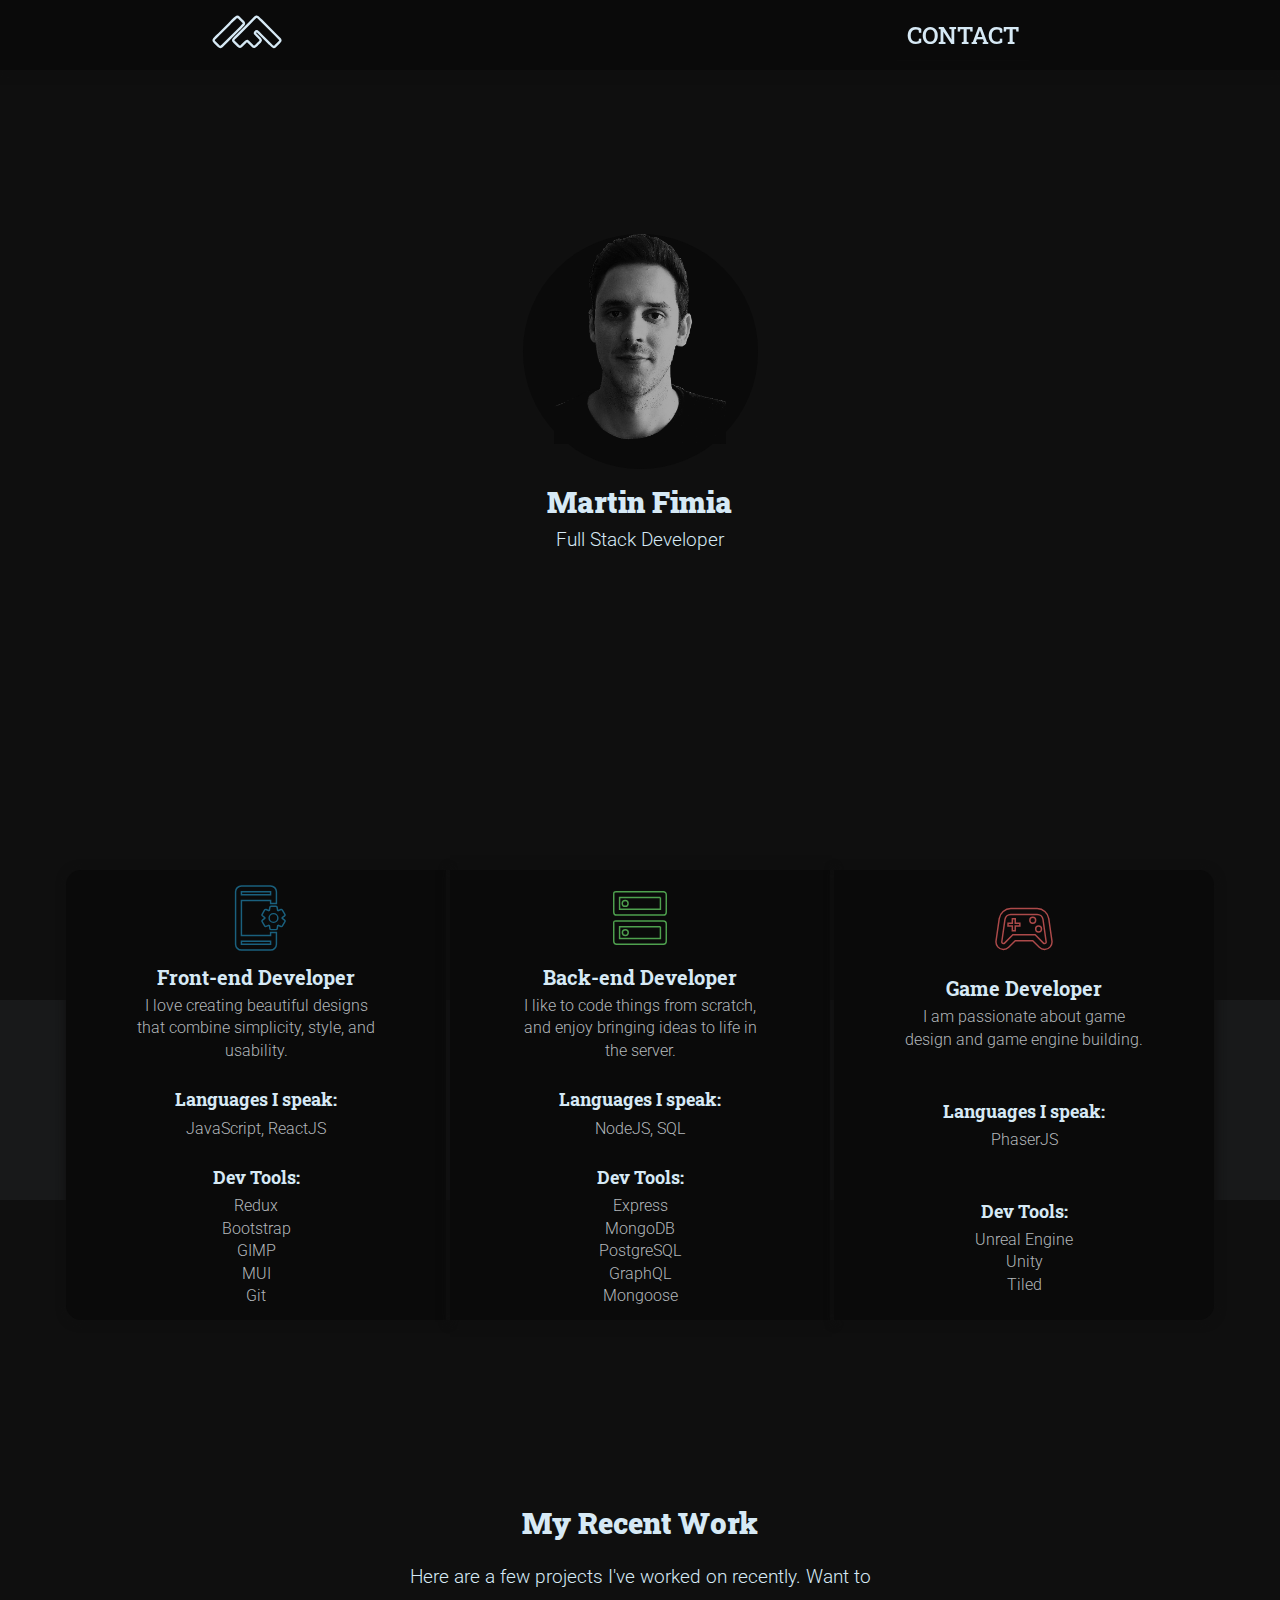
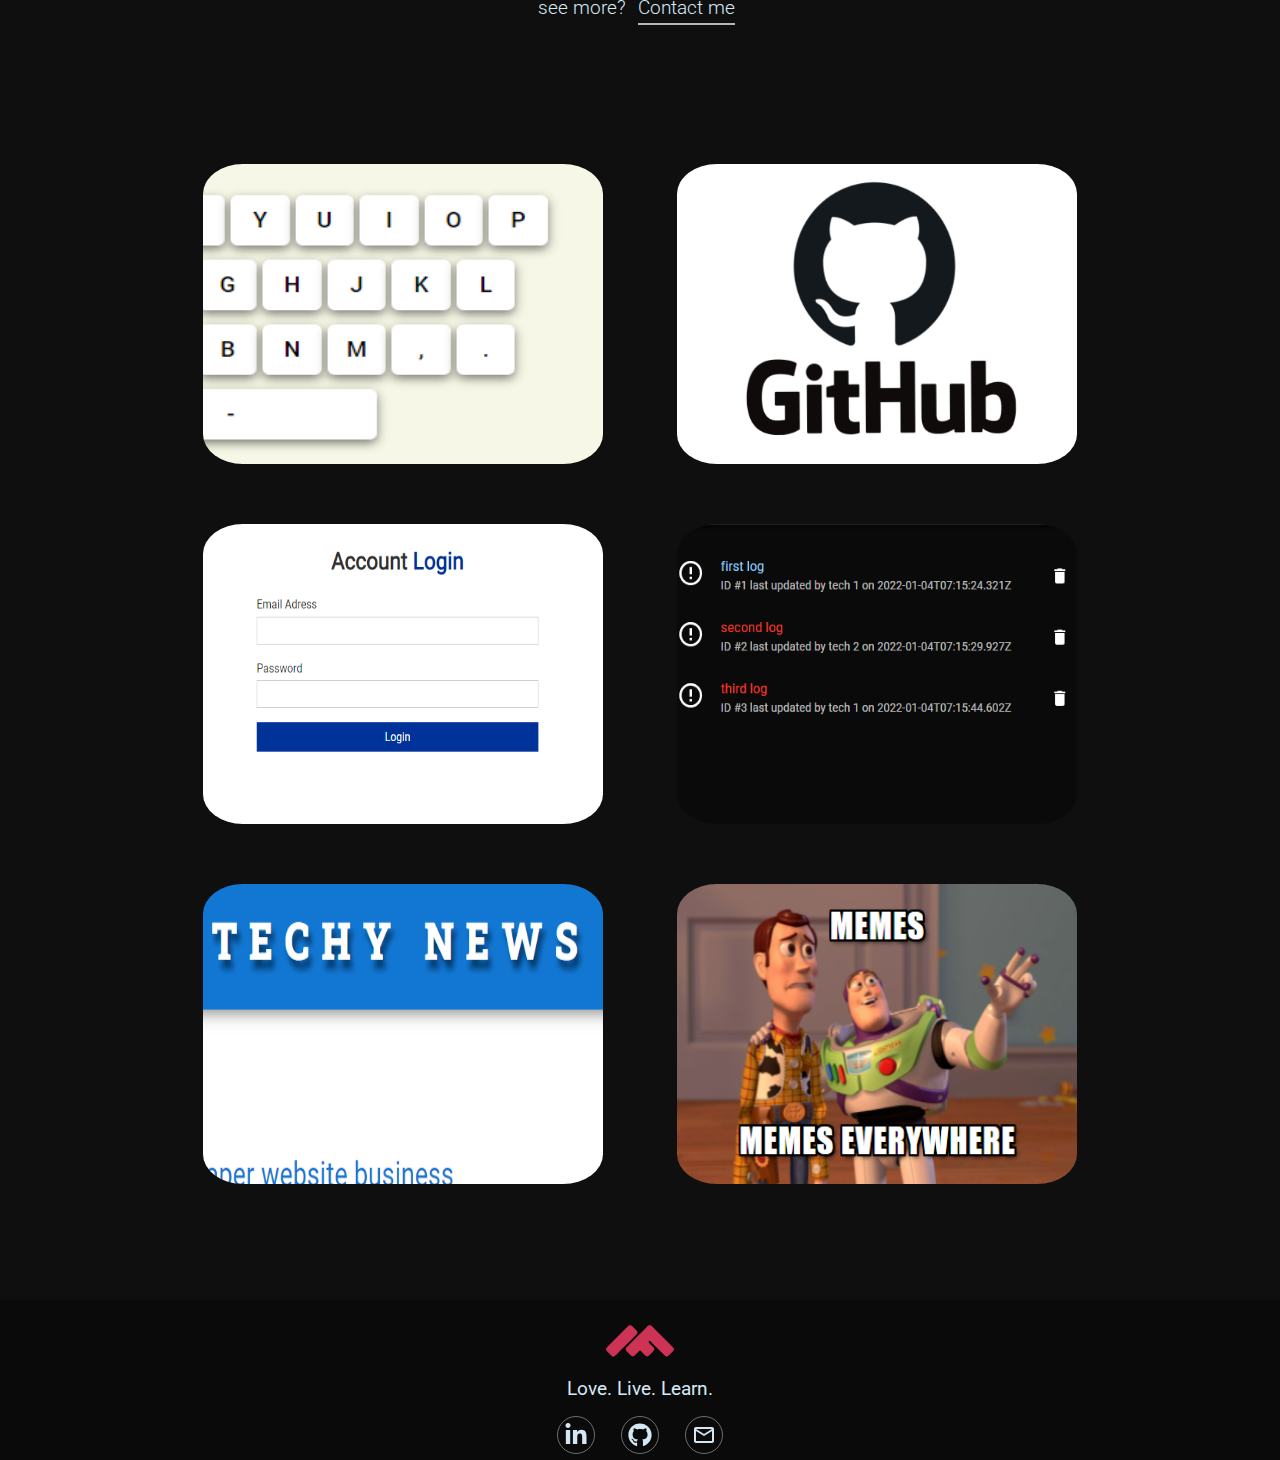
<file: index.html>
<!DOCTYPE html>
<html lang="en">

<head>
  <meta charset="UTF-8" />
  <meta http-equiv="X-UA-Compatible" content="IE=edge" />
  <meta name="viewport" content="width=device-width, initial-scale=1.0" />
  <title>Martin Fimia | Full Stack Developer</title>
  <!-- Google Tag Manager -->
  <script>(function (w, d, s, l, i) {
      w[l] = w[l] || []; w[l].push({
        'gtm.start':
          new Date().getTime(), event: 'gtm.js'
      }); var f = d.getElementsByTagName(s)[0],
        j = d.createElement(s), dl = l != 'dataLayer' ? '&l=' + l : ''; j.async = true; j.src =
          'https://www.googletagmanager.com/gtm.js?id=' + i + dl; f.parentNode.insertBefore(j, f);
    })(window, document, 'script', 'dataLayer', 'GTM-WW9K96B');</script>
  <!-- End Google Tag Manager -->
  <link rel="stylesheet" href="portfolio.css" />
  <link href="https://fonts.googleapis.com/css2?family=Permanent+Marker&family=Share+Tech+Mono&display=swap"
    rel="stylesheet">
  <link href="https://fonts.googleapis.com/css2?family=Roboto:wght@100;300;400;500;700;900&display=swap"
    rel="stylesheet">
  <link href="https://fonts.googleapis.com/icon?family=Material+Icons" rel="stylesheet">
  <link rel="stylesheet" href="resize.css">
  <link rel="stylesheet" href="simple-anims.css">
  <link href="https://fonts.googleapis.com/css2?family=Roboto+Slab:wght@100;300;500;700;900&display=swap"
    rel="stylesheet">
  <link rel="icon" href="img/logo/F M Monogram-white-32.png" type="image/icon type">
  <link rel="stylesheet" href="colors.css">
</head>

<body>
  <!-- Google Tag Manager (noscript) -->
  <noscript><iframe src="https://www.googletagmanager.com/ns.html?id=GTM-WW9K96B" height="0" width="0"
      style="display:none;visibility:hidden"></iframe></noscript>
  <!-- End Google Tag Manager (noscript) -->
  <header>
    <div id="header-container">
      <a href="index.html">
        <div id="logo-container">
          <svg xmlns="http://www.w3.org/2000/svg" width="4.08333in" height="1.98611in" viewBox="0 0 294 143">
            <path id="logo-header" fill="none" stroke="rgb(40,44,52)" stroke-width="10" d="M 104.00,7.76
                       C 109.99,6.77 111.99,10.02 116.00,14.00
                         116.00,14.00 129.96,28.00 129.96,28.00
                         132.70,30.93 135.45,33.74 133.64,38.00
                         131.98,41.92 116.05,56.95 112.00,61.00
                         112.00,61.00 62.00,111.00 62.00,111.00
                         62.00,111.00 46.00,127.00 46.00,127.00
                         43.68,129.31 40.09,133.20 37.00,134.24
                         32.71,135.70 29.85,132.71 27.00,129.98
                         27.00,129.98 11.02,114.00 11.02,114.00
                         7.71,110.55 4.85,107.82 7.74,103.00
                         9.60,99.90 25.28,84.72 29.00,81.00
                         29.00,81.00 73.00,37.00 73.00,37.00
                         79.46,30.54 97.34,11.17 104.00,7.76 Z
                       M 185.00,7.82
                       C 187.03,7.42 187.75,6.89 190.00,7.82
                         193.82,8.86 204.55,20.55 208.00,24.00
                         208.00,24.00 267.00,83.00 267.00,83.00
                         267.00,83.00 282.96,99.00 282.96,99.00
                         285.24,101.43 288.14,104.35 287.16,108.00
                         286.41,110.75 282.98,113.99 281.00,116.00
                         281.00,116.00 267.00,129.98 267.00,129.98
                         264.59,132.29 261.69,135.39 258.00,134.34
                         254.47,133.35 245.08,123.08 242.00,120.00
                         242.00,120.00 206.00,84.00 206.00,84.00
                         206.00,84.00 194.00,72.01 194.00,72.01
                         192.52,70.59 190.20,68.04 188.00,68.04
                         184.33,68.04 178.79,74.33 180.63,78.00
                         181.75,80.24 196.09,94.04 199.00,97.00
                         201.58,99.63 205.30,102.90 204.63,107.00
                         203.93,111.30 193.42,120.58 190.00,124.00
                         187.21,126.79 181.84,133.00 178.00,133.63
                         173.90,134.30 170.63,130.58 168.00,128.00
                         168.00,128.00 155.00,115.00 155.00,115.00
                         153.46,113.46 150.02,109.73 148.00,109.20
                         144.74,108.34 141.07,112.94 139.00,115.00
                         139.00,115.00 124.00,129.94 124.00,129.94
                         121.42,132.30 118.73,134.60 115.00,133.38
                         112.19,132.47 109.09,129.07 107.00,127.00
                         107.00,127.00 93.04,113.00 93.04,113.00
                         91.06,110.88 88.32,108.20 88.96,105.00
                         89.55,102.09 93.90,98.11 96.00,96.00
                         96.00,96.00 113.00,79.00 113.00,79.00
                         113.00,79.00 160.00,32.00 160.00,32.00
                         165.75,26.25 179.20,11.87 185.00,7.82 Z" />
          </svg>
        </div>
      </a>
      <div class="block-menu" id="nav-text-container">
        <!-- <a href="img\Martin Fimia CV_JAN_22_rd.pdf" class="three-d">
          CV
          <span aria-hidden="true" class="three-d-box">
            <span class="front">CV</span>
            <span class="back">CV</span>
          </span>
        </a> -->
        <a href="contact.html" class="three-d">
          Contact
          <span aria-hidden="true" class="three-d-box">
            <span class="front">Contact</span>
            <span class="back">Contact</span>
          </span>
        </a>
      </div>
    </div>
  </header>
  <main>
    <section id="about-me">
      <div id="all-content-about-me">
        <div id="pic-text-container" class="bounce-in-right">
          <img src="img\MartinFimia-no-bg-newblack.png" alt="Martin Fimia's picture" class="showup">
          <div id="only-text-containter">
            <p id="mf-name">
            </p>
          </div>
        </div>
        <div id="about-me-bot-text" class="showup">
          <h2>Martin Fimia</h2>
          <p>Full Stack Developer<br> <br>
          </p>
        </div>
      </div>
    </section>
    <section id="skills">
      <div id="all-content-skills">
        <div id="front-end">
          <div class="front-end-top">
            <svg xmlns="http://www.w3.org/2000/svg" width="0.266667in" height="0.266667in" viewBox="0 0 24 24">
              <path id="Imported Path" fill="none" stroke="rgb(40,44,52)" stroke-width="0.6" d="M 21.81,12.74
           C 21.81,12.74 20.99,12.11 20.99,12.11
             20.99,12.02 20.99,11.98 20.99,11.89
             20.99,11.89 21.79,11.26 21.79,11.26
             21.95,11.14 21.99,10.92 21.89,10.75
             21.89,10.75 21.04,9.27 21.04,9.27
             20.97,9.14 20.83,9.07 20.69,9.07
             20.64,9.07 20.59,9.08 20.54,9.10
             20.54,9.10 19.59,9.48 19.59,9.48
             19.51,9.43 19.48,9.41 19.40,9.37
             19.40,9.37 19.25,8.36 19.25,8.36
             19.22,8.15 19.05,8.00 18.85,8.00
             18.85,8.00 17.14,8.00 17.14,8.00
             16.94,8.00 16.77,8.15 16.74,8.34
             16.74,8.34 16.60,9.35 16.60,9.35
             16.57,9.37 16.53,9.38 16.50,9.40
             16.47,9.42 16.44,9.44 16.41,9.46
             16.41,9.46 15.46,9.08 15.46,9.08
             15.41,9.06 15.36,9.05 15.31,9.05
             15.17,9.05 15.04,9.12 14.96,9.25
             14.96,9.25 14.11,10.73 14.11,10.73
             14.01,10.90 14.05,11.12 14.21,11.24
             14.21,11.24 15.01,11.87 15.01,11.87
             15.01,11.96 15.01,12.00 15.01,12.10
             15.01,12.10 14.21,12.73 14.21,12.73
             14.05,12.85 14.01,13.07 14.11,13.24
             14.11,13.24 14.96,14.72 14.96,14.72
             15.03,14.85 15.17,14.92 15.31,14.92
             15.36,14.92 15.41,14.91 15.46,14.89
             15.46,14.89 16.41,14.52 16.41,14.52
             16.49,14.57 16.53,14.59 16.61,14.63
             16.61,14.63 16.76,15.64 16.76,15.64
             16.79,15.84 16.96,15.98 17.16,15.98
             17.16,15.98 18.87,15.98 18.87,15.98
             19.07,15.98 19.24,15.83 19.27,15.64
             19.27,15.64 19.42,14.63 19.42,14.63
             19.45,14.61 19.49,14.60 19.52,14.58
             19.55,14.56 19.58,14.54 19.61,14.52
             19.61,14.52 20.56,14.90 20.56,14.90
             20.61,14.92 20.66,14.93 20.71,14.93
             20.85,14.93 20.98,14.86 21.06,14.73
             21.06,14.73 21.91,13.25 21.91,13.25
             22.01,13.08 21.97,12.86 21.81,12.74 Z
           M 18.00,13.50
           C 17.17,13.50 16.50,12.83 16.50,12.00
             16.50,11.17 17.17,10.50 18.00,10.50
             18.83,10.50 19.50,11.17 19.50,12.00
             19.50,12.83 18.83,13.50 18.00,13.50 Z
           M 17.00,18.00
           C 17.00,18.00 7.00,18.00 7.00,18.00
             7.00,18.00 7.00,6.00 7.00,6.00
             7.00,6.00 17.00,6.00 17.00,6.00
             17.00,6.00 17.00,7.00 17.00,7.00
             17.00,7.00 19.00,7.00 19.00,7.00
             19.00,7.00 19.00,3.00 19.00,3.00
             19.00,1.90 18.10,1.00 17.00,1.00
             17.00,1.00 7.00,1.00 7.00,1.00
             5.90,1.00 5.00,1.90 5.00,3.00
             5.00,3.00 5.00,21.00 5.00,21.00
             5.00,22.10 5.90,23.00 7.00,23.00
             7.00,23.00 17.00,23.00 17.00,23.00
             18.10,23.00 19.00,22.10 19.00,21.00
             19.00,21.00 19.00,17.00 19.00,17.00
             19.00,17.00 17.00,17.00 17.00,17.00
             17.00,17.00 17.00,18.00 17.00,18.00 Z
           M 7.00,3.00
           C 7.00,3.00 17.00,3.00 17.00,3.00
             17.00,3.00 17.00,4.00 17.00,4.00
             17.00,4.00 7.00,4.00 7.00,4.00
             7.00,4.00 7.00,3.00 7.00,3.00 Z
           M 17.00,21.00
           C 17.00,21.00 7.00,21.00 7.00,21.00
             7.00,21.00 7.00,20.00 7.00,20.00
             7.00,20.00 17.00,20.00 17.00,20.00
             17.00,20.00 17.00,21.00 17.00,21.00 Z" />
            </svg>

            <h3 class="title">Front-end Developer</h3>
            <p class="skills-text">I love creating beautiful designs that combine simplicity, style, and usability.
            </p>
          </div>
          <div id="front-end-mid">
            <p class="card-title">Languages I speak:</p>
            <p class="card-text">JavaScript, ReactJS</p>
          </div>
          <div id="front-end-bot">
            <p class="card-title">
              Dev Tools:
            </p>
            <p class="card-text">
            <ul>
              <li>Redux</li>
              <li>Bootstrap</li>
              <li>GIMP</li>
              <li>MUI</li>
              <li>Git</li>
            </ul>
            </p>
          </div>
        </div>
        <div id="back-end">
          <div class="back-end-top">
            <svg xmlns="http://www.w3.org/2000/svg" width="0.266667in" height="0.266667in" viewBox="0 0 24 24">
              <path id="Imported Path #2" fill="none" stroke="rgb(40,44,52)" stroke-width="0.6" d="M 7.91,7.00
           C 7.91,7.55 7.46,8.00 6.91,8.00
             6.36,8.00 5.91,7.55 5.91,7.00
             5.91,6.45 6.36,6.00 6.91,6.00
             7.46,6.00 7.91,6.45 7.91,7.00 Z
           M 30.61,17.09M 7.96,17.00
           C 7.96,17.55 7.51,18.00 6.96,18.00
             6.41,18.00 5.96,17.55 5.96,17.00
             5.96,16.45 6.41,16.00 6.96,16.00
             7.51,16.00 7.96,16.45 7.96,17.00 Z
           M 19.00,15.00
           C 19.00,15.00 19.00,19.00 19.00,19.00
             19.00,19.00 5.00,19.00 5.00,19.00
             5.00,19.00 5.00,15.00 5.00,15.00
             5.00,15.00 19.00,15.00 19.00,15.00M 20.00,13.00
           C 20.00,13.00 4.00,13.00 4.00,13.00
             3.45,13.00 2.83,12.83 3.00,14.00
             3.00,14.00 3.00,20.00 3.00,20.00
             3.00,21.00 4.00,21.00 4.00,21.00
             4.00,21.00 20.00,21.00 20.00,21.00
             20.55,21.00 21.00,20.55 21.00,20.00
             21.00,20.00 21.00,14.00 21.00,14.00
             21.00,13.45 20.55,13.00 20.00,13.00 Z
           M 19.00,5.00
           C 19.00,5.00 19.00,9.00 19.00,9.00
             19.00,9.00 5.00,9.00 5.00,9.00
             5.00,9.00 5.00,5.00 5.00,5.00
             5.00,5.00 19.00,5.00 19.00,5.00M 20.00,3.00
           C 20.00,3.00 4.00,3.00 4.00,3.00
             3.45,3.00 2.87,2.87 3.00,4.00
             3.00,4.00 3.00,10.00 3.00,10.00
             3.00,11.00 4.00,11.00 4.00,11.00
             4.00,11.00 20.00,11.00 20.00,11.00
             20.55,11.00 21.00,10.55 21.00,10.00
             21.00,10.00 21.00,4.00 21.00,4.00
             21.00,3.45 20.55,3.00 20.00,3.00 Z" />
            </svg>

            <h3 class="title">Back-end Developer</h3>
            <p class="skills-text">I like to code things from scratch, and enjoy bringing ideas to life in the server.
            </p>
          </div>
          <div id="back-end-mid">
            <p class="card-title">Languages I speak:</p>
            <p class="card-text">NodeJS, SQL</p>
          </div>
          <div id="back-end-bot">
            <p class="card-title">
              Dev Tools:
            </p>
            <p class="card-text">
            <ul>
              <li>Express</li>
              <li>MongoDB</li>
              <li>PostgreSQL</li>
              <li>GraphQL</li>
              <li>Mongoose</li>
            </ul>
            </p>
          </div>
        </div>
        <div id="game-dev">
          <div class="game-dev-top">
            <svg xmlns="http://www.w3.org/2000/svg" width="0.266667in" height="0.266667in" viewBox="0 0 24 24">
              <path id="Imported Path #3" fill="none" stroke="rgb(40,44,52)" stroke-width="0.6" d="M 21.58,16.09
           C 21.58,16.09 20.49,8.43 20.49,8.43
             20.21,6.46 18.52,5.00 16.53,5.00
             16.53,5.00 7.47,5.00 7.47,5.00
             5.48,5.00 3.79,6.46 3.51,8.43
             3.51,8.43 2.42,16.09 2.42,16.09
             2.20,17.63 3.39,19.00 4.94,19.00
             4.94,19.00 4.94,19.00 4.94,19.00
             5.62,19.00 6.26,18.73 6.74,18.25
             6.74,18.25 9.00,16.00 9.00,16.00
             9.00,16.00 15.00,16.00 15.00,16.00
             15.00,16.00 17.25,18.25 17.25,18.25
             17.73,18.73 18.38,19.00 19.05,19.00
             19.05,19.00 19.05,19.00 19.05,19.00
             20.61,19.00 21.80,17.63 21.58,16.09 Z
           M 19.48,16.81
           C 19.40,16.90 19.27,17.00 19.06,17.00
             18.91,17.00 18.77,16.94 18.67,16.84
             18.67,16.84 15.83,14.00 15.83,14.00
             15.83,14.00 8.17,14.00 8.17,14.00
             8.17,14.00 5.33,16.84 5.33,16.84
             5.23,16.94 5.09,17.00 4.94,17.00
             4.73,17.00 4.60,16.90 4.52,16.81
             4.44,16.72 4.36,16.58 4.39,16.37
             4.39,16.37 5.48,8.71 5.48,8.71
             5.63,7.74 6.48,7.00 7.47,7.00
             7.47,7.00 16.53,7.00 16.53,7.00
             17.52,7.00 18.37,7.74 18.51,8.72
             18.51,8.72 19.60,16.38 19.60,16.38
             19.63,16.58 19.55,16.72 19.48,16.81 Z
           M 9.00,8.50
           C 9.00,8.50 8.01,8.51 8.01,8.51
             8.01,8.51 8.00,10.00 8.00,10.00
             8.00,10.00 6.53,10.00 6.53,10.00
             6.53,10.00 6.51,11.00 6.51,11.00
             6.51,11.00 8.00,11.00 8.00,11.00
             8.00,11.00 8.00,12.57 8.00,12.57
             8.00,12.57 8.99,12.58 8.99,12.58
             8.99,12.58 9.00,11.00 9.00,11.00
             9.00,11.00 10.58,11.00 10.58,11.00
             10.58,11.00 10.58,9.99 10.58,9.99
             10.58,9.99 9.00,10.00 9.00,10.00
             9.00,10.00 9.00,8.50 9.00,8.50 Z
           M 18.00,12.00
           C 18.00,12.55 17.55,13.00 17.00,13.00
             16.45,13.00 16.00,12.55 16.00,12.00
             16.00,11.45 16.45,11.00 17.00,11.00
             17.55,11.00 18.00,11.45 18.00,12.00 Z
           M 16.00,9.00
           C 16.00,9.55 15.55,10.00 15.00,10.00
             14.45,10.00 14.00,9.55 14.00,9.00
             14.00,8.45 14.45,8.00 15.00,8.00
             15.55,8.00 16.00,8.45 16.00,9.00 Z" />
            </svg>
            <h3 class="title">Game Developer</h3>
            <p class="skills-text">I am passionate about game design and game engine building.
            </p>
          </div>
          <div id="game-dev-mid">
            <p class="card-title"> Languages I speak:</p>
            <p class="card-text">PhaserJS</p>
          </div>
          <div id="game-dev-bot">
            <p class="card-title">
              Dev Tools:
            </p>
            <p class="card-text">
            <ul>
              <li>Unreal Engine</li>
              <li>Unity</li>
              <li>Tiled</li>
            </ul>
            </p>
          </div>
        </div>
      </div>
    </section>
    <section id="empty-section">

    </section>
    <section id="recent-work">
      <div id="recent-work-text" class="hover-wrap">
        <h2>My Recent Work</h2>
        <p>Here are a few projects I've worked on recently. Want to see more?
          <a href="contact.html">
            <span class="text">Contact me</span>
            <span class="line -right"></span>
            <span class="line -top"></span>
            <span class="line -left"></span>
            <span class="line -bottom"></span>
          </a>
        </p>
      </div>
      <div id="recent-projects">
        <div class="recent-project raise">
          <a href="https://morning-brushlands-04377.herokuapp.com/">
            <img src="img/keyfessor.png" alt="Keyfessor snapshot">
            <div class="project-card">
              <h1>Keyfessor</h1>
              <p>Full-stack MERN web app. Type at the speed of light and share it with the world.</p>
            </div>
          </a>
        </div>
        <div class="recent-project raise">
          <a href="https://mfimia-github-finder.netlify.app/">
            <img src="img/github-finder-snapshot.png" alt="GitHub Finder snapshot">
            <div class="project-card">
              <h1>GitHub Finder</h1>
              <p>Find your favorite people on GitHub</p><br>
              <p>React-powered</p>
            </div>
          </a>
        </div>
        <div class="recent-project raise">
          <a href="https://ancient-forest-62089.herokuapp.com/login">
            <img src="img/contact-keeper-snapshot.png" alt="Contact Keeper snapshot">
            <div class="project-card">
              <h1>Contact Keeper</h1>
              <p>Full-stack MERN web app to keep track of your favourite people</p>
            </div>
          </a>
        </div>
        <div class="recent-project raise">
          <a href="https://itlogger-mfimia.herokuapp.com/">
            <img src="img/it-loggerv3.png" alt="IT-logger snapshot">
            <div class="project-card">
              <h1>IT Logger</h1>
              <p>Full-stack MERN web app to keep track of IT tickets and techs</p>
            </div>
          </a>
        </div>
        <div class="recent-project raise">
          <a href="https://techynews.netlify.app/">
            <img src="img/techy-news.png" alt="Techy news snapshot">
            <div class="project-card">
              <h1>Techy News</h1>
              <p>Find the latest tech news out there.</p><br>
              <p>React-powered</p>
            </div>
          </a>
        </div>
        <div class="recent-project raise">
          <a href="https://mfimia-memegenerator.netlify.app/">
            <img src="img/memes-evw.png" alt="Meme generator">
            <div class="project-card">
              <h1>Meme Generator</h1>
              <p>Someone said memes? 👀</p>
            </div>
          </a>
        </div>
      </div>
    </section>
  </main>
  <footer>
    <div id="footer-icon-text">
      <svg xmlns="http://www.w3.org/2000/svg" width="4.08333in" height="1.98611in" viewBox="0 0 294 143">
        <path id="logo-footer" fill="rgb(40,44,52)" stroke="rgb(40,44,52)" stroke-width="5" d="M 104.00,7.76
                     C 109.99,6.77 111.99,10.02 116.00,14.00
                       116.00,14.00 129.96,28.00 129.96,28.00
                       132.70,30.93 135.45,33.74 133.64,38.00
                       131.98,41.92 116.05,56.95 112.00,61.00
                       112.00,61.00 62.00,111.00 62.00,111.00
                       62.00,111.00 46.00,127.00 46.00,127.00
                       43.68,129.31 40.09,133.20 37.00,134.24
                       32.71,135.70 29.85,132.71 27.00,129.98
                       27.00,129.98 11.02,114.00 11.02,114.00
                       7.71,110.55 4.85,107.82 7.74,103.00
                       9.60,99.90 25.28,84.72 29.00,81.00
                       29.00,81.00 73.00,37.00 73.00,37.00
                       79.46,30.54 97.34,11.17 104.00,7.76 Z
                     M 185.00,7.82
                     C 187.03,7.42 187.75,6.89 190.00,7.82
                       193.82,8.86 204.55,20.55 208.00,24.00
                       208.00,24.00 267.00,83.00 267.00,83.00
                       267.00,83.00 282.96,99.00 282.96,99.00
                       285.24,101.43 288.14,104.35 287.16,108.00
                       286.41,110.75 282.98,113.99 281.00,116.00
                       281.00,116.00 267.00,129.98 267.00,129.98
                       264.59,132.29 261.69,135.39 258.00,134.34
                       254.47,133.35 245.08,123.08 242.00,120.00
                       242.00,120.00 206.00,84.00 206.00,84.00
                       206.00,84.00 194.00,72.01 194.00,72.01
                       192.52,70.59 190.20,68.04 188.00,68.04
                       184.33,68.04 178.79,74.33 180.63,78.00
                       181.75,80.24 196.09,94.04 199.00,97.00
                       201.58,99.63 205.30,102.90 204.63,107.00
                       203.93,111.30 193.42,120.58 190.00,124.00
                       187.21,126.79 181.84,133.00 178.00,133.63
                       173.90,134.30 170.63,130.58 168.00,128.00
                       168.00,128.00 155.00,115.00 155.00,115.00
                       153.46,113.46 150.02,109.73 148.00,109.20
                       144.74,108.34 141.07,112.94 139.00,115.00
                       139.00,115.00 124.00,129.94 124.00,129.94
                       121.42,132.30 118.73,134.60 115.00,133.38
                       112.19,132.47 109.09,129.07 107.00,127.00
                       107.00,127.00 93.04,113.00 93.04,113.00
                       91.06,110.88 88.32,108.20 88.96,105.00
                       89.55,102.09 93.90,98.11 96.00,96.00
                       96.00,96.00 113.00,79.00 113.00,79.00
                       113.00,79.00 160.00,32.00 160.00,32.00
                       165.75,26.25 179.20,11.87 185.00,7.82 Z" />
      </svg>
      <p>Love. Live. Learn.</p>
    </div>
    <div id="footer-socials">
      <div class="social-container">
        <a href="https://www.linkedin.com/in/martinfimia"> <img class="color-primary hover-color"
            src="img/logo/socials/linkedin-in-brands.svg" alt="LinkedIn"></a>
      </div>
      <div class="social-container">
        <a href="https://github.com/mfimia"> <img class="color-primary hover-color"
            src="img/logo/socials/github-brands.svg" alt="Github"></a>
      </div>
      <div class="social-container">
        <a href="mailto:martin.fimia.osuna@hotmail.com"> <img class="color-primary hover-color"
            src="img/logo/socials/email_black_24dp.svg" alt="Email"></a>
      </div>
    </div>
  </footer>

  <script>
    let logo = document.querySelector("#logo-footer");
    let color = 0;
    let direction = 0;
    function updateH1Position() {
      requestAnimationFrame(updateH1Position);
      if (color > 0) {
        direction = 0.3;
      }
      if (color < 360) {
        direction = -0.3;
      }
      color = color + direction;
      logo.style.stroke = `hsl(${color}, 60%, 50%)`;
      logo.style.fill = `hsl(${color}, 60%, 50%)`;
    }
    requestAnimationFrame(updateH1Position);
  </script>
</body>

</html>
</file>
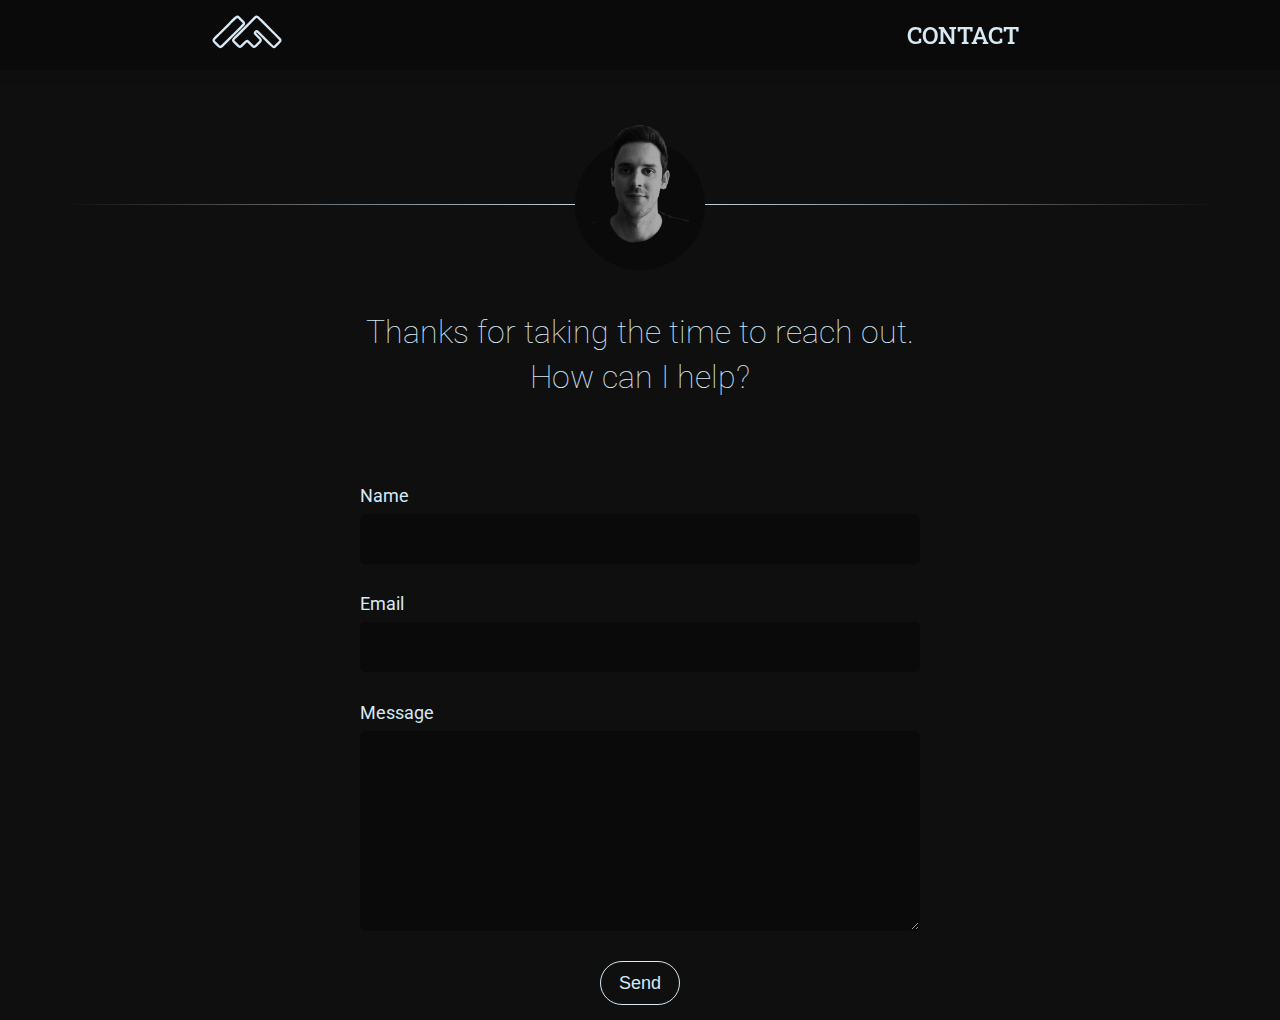
<file: contact.html>
<!DOCTYPE html>
<html lang="en">

<head>
  <meta charset="UTF-8">
  <meta http-equiv="X-UA-Compatible" content="IE=edge">
  <meta name="viewport" content="width=device-width, initial-scale=1.0">
  <title>Martin Fimia | Contact</title>
  <link rel="stylesheet" href="contact.css">
  <link href="https://fonts.googleapis.com/icon?family=Material+Icons" rel="stylesheet">
  <link href="https://fonts.googleapis.com/css2?family=Permanent+Marker&family=Share+Tech+Mono&display=swap"
    rel="stylesheet">
  <link href="https://fonts.googleapis.com/css2?family=Roboto:wght@100;300;400;500;700;900&display=swap"
    rel="stylesheet">
  <link rel="stylesheet" href="portfolio.css" />
  <link rel="stylesheet" href="simple-anims.css">
  <link rel="stylesheet" href="resize.css">
  <link href="https://fonts.googleapis.com/css2?family=Roboto+Slab:wght@100;300;500;700;900&display=swap"
    rel="stylesheet">
  <link rel="stylesheet" href="colors.css">
  <link rel="icon" href="img/logo/F M Monogram-white-32.png" type="image/icon type">

</head>

<body>
  <header>
    <div id="header-container">
      <a href="index.html">
        <div id="logo-container">
          <svg xmlns="http://www.w3.org/2000/svg" width="4.08333in" height="1.98611in" viewBox="0 0 294 143">
            <path id="logo-header" fill="none" stroke="rgb(40,44,52)" stroke-width="10" d="M 104.00,7.76
                       C 109.99,6.77 111.99,10.02 116.00,14.00
                         116.00,14.00 129.96,28.00 129.96,28.00
                         132.70,30.93 135.45,33.74 133.64,38.00
                         131.98,41.92 116.05,56.95 112.00,61.00
                         112.00,61.00 62.00,111.00 62.00,111.00
                         62.00,111.00 46.00,127.00 46.00,127.00
                         43.68,129.31 40.09,133.20 37.00,134.24
                         32.71,135.70 29.85,132.71 27.00,129.98
                         27.00,129.98 11.02,114.00 11.02,114.00
                         7.71,110.55 4.85,107.82 7.74,103.00
                         9.60,99.90 25.28,84.72 29.00,81.00
                         29.00,81.00 73.00,37.00 73.00,37.00
                         79.46,30.54 97.34,11.17 104.00,7.76 Z
                       M 185.00,7.82
                       C 187.03,7.42 187.75,6.89 190.00,7.82
                         193.82,8.86 204.55,20.55 208.00,24.00
                         208.00,24.00 267.00,83.00 267.00,83.00
                         267.00,83.00 282.96,99.00 282.96,99.00
                         285.24,101.43 288.14,104.35 287.16,108.00
                         286.41,110.75 282.98,113.99 281.00,116.00
                         281.00,116.00 267.00,129.98 267.00,129.98
                         264.59,132.29 261.69,135.39 258.00,134.34
                         254.47,133.35 245.08,123.08 242.00,120.00
                         242.00,120.00 206.00,84.00 206.00,84.00
                         206.00,84.00 194.00,72.01 194.00,72.01
                         192.52,70.59 190.20,68.04 188.00,68.04
                         184.33,68.04 178.79,74.33 180.63,78.00
                         181.75,80.24 196.09,94.04 199.00,97.00
                         201.58,99.63 205.30,102.90 204.63,107.00
                         203.93,111.30 193.42,120.58 190.00,124.00
                         187.21,126.79 181.84,133.00 178.00,133.63
                         173.90,134.30 170.63,130.58 168.00,128.00
                         168.00,128.00 155.00,115.00 155.00,115.00
                         153.46,113.46 150.02,109.73 148.00,109.20
                         144.74,108.34 141.07,112.94 139.00,115.00
                         139.00,115.00 124.00,129.94 124.00,129.94
                         121.42,132.30 118.73,134.60 115.00,133.38
                         112.19,132.47 109.09,129.07 107.00,127.00
                         107.00,127.00 93.04,113.00 93.04,113.00
                         91.06,110.88 88.32,108.20 88.96,105.00
                         89.55,102.09 93.90,98.11 96.00,96.00
                         96.00,96.00 113.00,79.00 113.00,79.00
                         113.00,79.00 160.00,32.00 160.00,32.00
                         165.75,26.25 179.20,11.87 185.00,7.82 Z" />
          </svg>
        </div>
      </a>
      <div class="block-menu" id="nav-text-container">
        <a href="contact.html" class="three-d">
          Contact
          <span aria-hidden="true" class="three-d-box">
            <span class="front">Contact</span>
            <span class="back">Contact</span>
          </span>
        </a>
      </div>
    </div>
  </header>
  <main class="fadein">
    <section class="contact-top">
      <div class="contact-top-pic">
        <img src="img/MartinFimia-no-bg-newblack.png" alt="Martin Fimia's picture">
      </div>
      <hr class="hr-contact">
    </section>
    <section class="contact-bot">
      <p class="top-text">Thanks for taking the time to reach out. How can I help?</p>
      <form action="https://formspree.io/f/meqvwdao" method="POST" class="contact-form">
        <div class="input-container">
          <label for="name" class="label">Name</label>
          <input type="text" name="name" id="name" required>
        </div>
        <div class="input-container">
          <label for="email" class="label">Email</label>
          <input type="email" name="email" id="email" required>
        </div>
        <div class="input-container">
          <label for="message" class="label">Message</label>
          <textarea name="message" id="message" required></textarea>
        </div>
        <input type="submit" id="submit" value="Send">
      </form>
    </section>
</body>

</html>
</file>
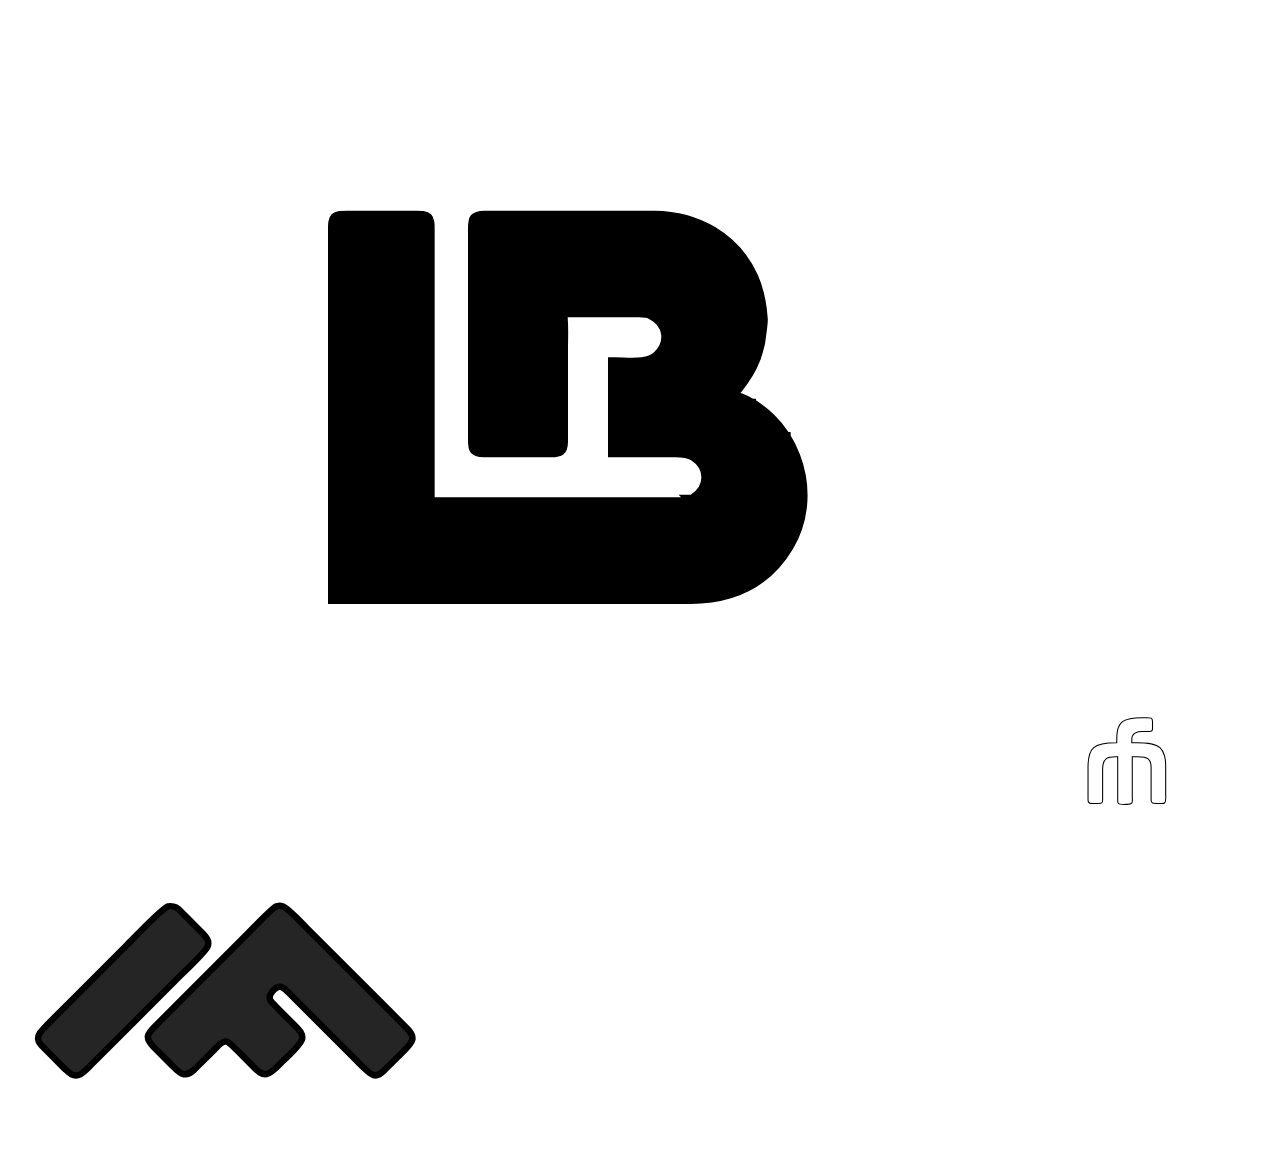
<file: logo.html>
<!DOCTYPE html>
<html lang="en">
<head>
    <meta charset="UTF-8">
    <meta http-equiv="X-UA-Compatible" content="IE=edge">
    <meta name="viewport" content="width=device-width, initial-scale=1.0">
    <title>Document</title>
    <style>
      #Selection1 {
        height: 100px;
      }
    </style>
</head>
<body>
  <?xml version="1.0" encoding="UTF-8" standalone="no"?>
<!DOCTYPE svg PUBLIC "-//W3C//DTD SVG 20010904//EN"
              "http://www.w3.org/TR/2001/REC-SVG-20010904/DTD/svg10.dtd">

<svg xmlns="http://www.w3.org/2000/svg"
     width="11.1111in" height="8.33333in"
     viewBox="0 0 800 600">
  <path id="Selection1"
        fill="black" stroke="black" stroke-width="10"
        d="M 245.00,442.00
           C 245.00,442.00 245.00,223.00 245.00,223.00
             245.00,223.00 245.00,166.00 245.00,166.00
             245.02,157.36 245.36,157.02 254.00,157.00
             254.00,157.00 306.00,157.00 306.00,157.00
             314.64,157.02 314.98,157.36 315.00,166.00
             315.00,166.00 315.00,372.00 315.00,372.00
             315.00,372.00 502.00,372.00 502.00,372.00
             507.36,371.99 510.25,372.07 515.00,369.03
             528.38,360.47 528.38,343.53 515.00,334.97
             508.77,330.98 502.06,332.00 495.00,332.00
             495.00,332.00 455.00,332.00 455.00,332.00
             455.00,332.00 455.00,267.00 455.00,267.00
             465.28,267.00 480.06,269.38 487.96,261.89
             498.99,251.44 496.77,235.57 483.00,228.69
             479.27,226.82 476.02,227.01 472.00,227.00
             472.00,227.00 414.00,227.00 414.00,227.00
             415.78,233.28 415.00,247.79 415.00,255.00
             415.00,255.00 415.00,308.00 415.00,308.00
             415.00,308.00 415.00,325.00 415.00,325.00
             414.96,326.95 415.10,329.63 413.40,330.98
             411.81,332.23 407.99,332.00 406.00,332.00
             406.00,332.00 357.00,332.00 357.00,332.00
             349.51,331.86 350.01,329.74 350.00,323.00
             350.00,323.00 350.00,196.00 350.00,196.00
             350.00,196.00 350.00,169.00 350.00,169.00
             350.00,166.59 349.60,160.40 351.02,158.60
             352.59,156.62 356.70,157.00 359.00,157.00
             359.00,157.00 485.00,157.00 485.00,157.00
             516.18,157.37 544.48,172.91 557.69,202.00
             562.05,211.60 564.07,222.53 564.82,233.00
             565.06,236.38 564.35,238.71 564.08,242.00
             562.44,262.48 554.21,275.77 541.00,291.00
             587.42,304.13 608.88,362.09 584.55,403.00
             568.44,430.08 542.75,441.95 512.00,442.00
             512.00,442.00 245.00,442.00 245.00,442.00 Z
           M 530.00,173.00
           C 530.00,173.00 529.00,173.00 529.00,173.00
             529.00,173.00 530.00,174.00 530.00,174.00
             530.00,174.00 530.00,173.00 530.00,173.00 Z
           M 540.00,293.00
           C 540.00,293.00 539.00,293.00 539.00,293.00
             539.00,293.00 540.00,294.00 540.00,294.00
             540.00,294.00 540.00,293.00 540.00,293.00 Z
           M 556.00,298.00
           C 556.00,298.00 555.00,298.00 555.00,298.00
             555.00,298.00 556.00,299.00 556.00,299.00
             556.00,299.00 556.00,298.00 556.00,298.00 Z
           M 582.00,323.00
           C 582.00,323.00 581.00,323.00 581.00,323.00
             581.00,323.00 582.00,324.00 582.00,324.00
             582.00,324.00 582.00,323.00 582.00,323.00 Z
           M 516.00,333.00
           C 516.00,333.00 515.00,333.00 515.00,333.00
             515.00,333.00 516.00,334.00 516.00,334.00
             516.00,334.00 516.00,333.00 516.00,333.00 Z
           M 516.00,370.00
           C 516.00,370.00 515.00,370.00 515.00,370.00
             515.00,370.00 516.00,371.00 516.00,371.00
             516.00,371.00 516.00,370.00 516.00,370.00 Z" />
</svg>
  <svg xmlns="http://www.w3.org/2000/svg"
  width="1in" height="1in"
  viewBox="0 0 86 90">
<path id="Selection2"
     fill="none" stroke="black" stroke-width="1"
     d="M 33.38,28.79
        C 26.60,28.79 17.16,28.68 11.80,33.41
          7.33,37.37 6.48,45.64 6.47,51.29
          6.47,51.29 6.47,80.85 6.47,80.85
          6.47,81.82 6.41,83.46 6.80,84.32
          7.80,86.55 11.92,85.71 13.97,85.71
          15.12,85.70 18.56,85.93 19.38,85.27
          20.19,84.61 20.13,83.12 20.15,82.18
          20.15,82.18 20.15,70.71 20.15,70.71
          20.15,70.71 20.15,53.50 20.15,53.50
          20.15,49.94 20.49,45.90 23.69,43.66
          26.50,41.70 30.98,42.03 34.27,42.03
          34.27,42.03 34.27,81.73 34.27,81.73
          34.27,82.80 34.16,84.61 34.78,85.49
          35.89,87.05 41.22,86.61 43.09,86.59
          49.04,86.52 47.99,84.77 47.94,79.97
          47.94,79.97 47.94,53.94 47.94,53.94
          47.94,53.94 47.94,42.03 47.94,42.03
          52.09,42.03 59.72,41.24 62.90,43.97
          65.40,46.11 65.58,49.13 65.59,52.18
          65.59,52.18 65.59,82.18 65.59,82.18
          65.67,86.55 67.59,85.72 74.85,85.71
          75.80,85.70 77.40,85.80 78.19,85.26
          79.79,84.16 79.27,78.77 79.26,76.88
          79.26,76.88 79.26,50.41 79.26,50.41
          79.24,48.42 78.70,43.04 78.22,41.15
          77.47,38.25 76.20,35.38 73.93,33.35
          67.87,27.92 55.21,28.79 47.50,28.79
          47.50,27.13 47.37,24.59 47.85,23.06
          49.23,18.66 53.28,18.21 57.21,18.21
          57.21,18.21 63.38,18.21 63.38,18.21
          64.32,18.20 65.81,18.32 66.46,17.50
          66.93,16.91 66.90,15.83 66.91,15.12
          66.91,15.12 66.91,8.94 66.91,8.94
          66.83,4.72 65.14,5.41 59.41,5.41
          53.08,5.41 44.46,4.95 39.12,8.85
          33.11,13.25 33.38,22.14 33.38,28.79 Z" />
</svg>
<svg xmlns="http://www.w3.org/2000/svg"
     width="4.79167in" height="3.63889in"
     viewBox="0 0 345 262">
  <path id="Selection3"
        fill="none" stroke="black" stroke-width="5"
        d="M 120.00,70.76
           C 125.99,69.77 127.99,73.02 132.00,77.00
             132.00,77.00 145.96,91.00 145.96,91.00
             148.70,93.93 151.45,96.74 149.64,101.00
             147.98,104.92 132.05,119.95 128.00,124.00
             128.00,124.00 78.00,174.00 78.00,174.00
             78.00,174.00 62.00,190.00 62.00,190.00
             59.68,192.31 56.09,196.20 53.00,197.24
             48.71,198.70 45.85,195.71 43.00,192.98
             43.00,192.98 27.02,177.00 27.02,177.00
             23.71,173.55 20.85,170.82 23.74,166.00
             25.60,162.90 41.28,147.72 45.00,144.00
             45.00,144.00 89.00,100.00 89.00,100.00
             95.46,93.54 113.34,74.17 120.00,70.76 Z
           M 201.00,70.82
           C 203.03,70.42 203.75,69.89 206.00,70.82
             209.82,71.86 220.55,83.55 224.00,87.00
             224.00,87.00 283.00,146.00 283.00,146.00
             283.00,146.00 298.96,162.00 298.96,162.00
             301.24,164.43 304.14,167.35 303.16,171.00
             302.41,173.75 298.98,176.99 297.00,179.00
             297.00,179.00 283.00,192.98 283.00,192.98
             280.59,195.29 277.69,198.39 274.00,197.34
             270.47,196.35 261.08,186.08 258.00,183.00
             258.00,183.00 222.00,147.00 222.00,147.00
             222.00,147.00 210.00,135.01 210.00,135.01
             208.52,133.59 206.20,131.04 204.00,131.04
             200.33,131.04 194.79,137.33 196.63,141.00
             197.75,143.24 212.09,157.04 215.00,160.00
             217.58,162.63 221.30,165.90 220.63,170.00
             219.93,174.30 209.42,183.58 206.00,187.00
             203.21,189.79 197.84,196.00 194.00,196.63
             189.90,197.30 186.63,193.58 184.00,191.00
             184.00,191.00 171.00,178.00 171.00,178.00
             169.46,176.46 166.02,172.73 164.00,172.20
             160.74,171.34 157.07,175.94 155.00,178.00
             155.00,178.00 140.00,192.94 140.00,192.94
             137.42,195.30 134.73,197.60 131.00,196.38
             128.19,195.47 125.09,192.07 123.00,190.00
             123.00,190.00 109.04,176.00 109.04,176.00
             107.06,173.88 104.32,171.20 104.96,168.00
             105.55,165.09 109.90,161.11 112.00,159.00
             112.00,159.00 129.00,142.00 129.00,142.00
             129.00,142.00 176.00,95.00 176.00,95.00
             181.75,89.25 195.20,74.87 201.00,70.82 Z" />
</svg>
</body>
<!-- Logo animation. Increase/decrease thickness -->
<script>
  var logo = document.querySelector("#Selection3");
  var i = 0;
  logo.style.marginLeft = (i + "px");
  var direction = 1;
  function updateH1Position() {
    if (i > 6) {
      direction = -0.02;
    }
    if (i < 2) {
      direction = 0.02;
    }
    i = i + direction;
    logo.style["stroke-width"] = i + 4;
    let color = i * 42.5;
    let reverseColor = 255 - color;
    logo.style["fill"] = `rgb(${color},${color},${color})`;
    requestAnimationFrame(updateH1Position);
  }

  requestAnimationFrame(updateH1Position);
</script>
</html>
</file>
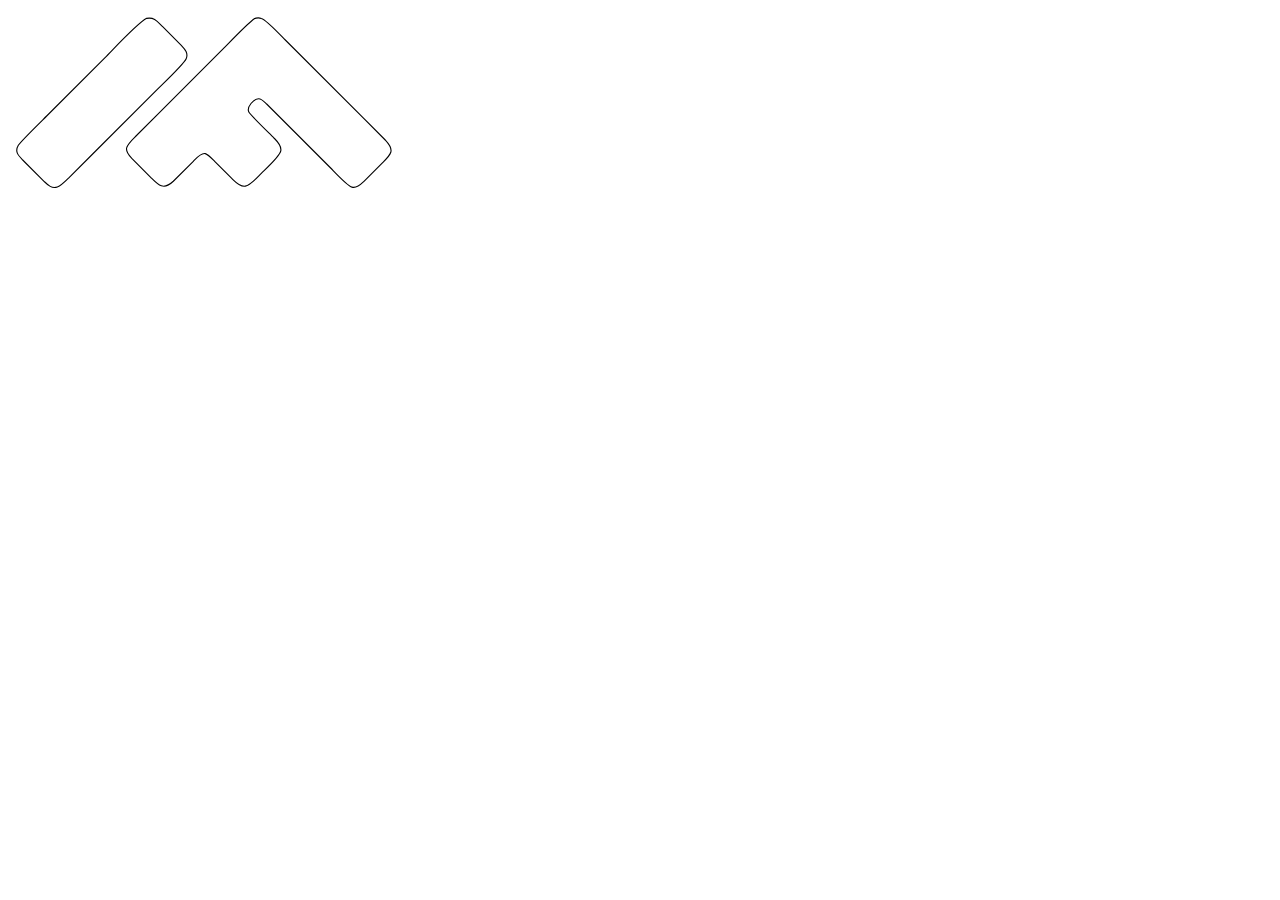
<file: img/logo/MF-logo.html>
<!DOCTYPE html>
<html lang="en">
<head>
    <meta charset="UTF-8">
    <meta http-equiv="X-UA-Compatible" content="IE=edge">
    <meta name="viewport" content="width=device-width, initial-scale=1.0">
    <title>Document</title>

</head>
<body>
  <svg
        xmlns="http://www.w3.org/2000/svg"
        width="4.08333in"
        height="1.98611in"
        viewBox="0 0 294 143"
      >
        <path
          id="Selection"
          fill="none"
          stroke="black"
          stroke-width="5"
          d="M 104.00,7.76
           C 109.99,6.77 111.99,10.02 116.00,14.00
             116.00,14.00 129.96,28.00 129.96,28.00
             132.70,30.93 135.45,33.74 133.64,38.00
             131.98,41.92 116.05,56.95 112.00,61.00
             112.00,61.00 62.00,111.00 62.00,111.00
             62.00,111.00 46.00,127.00 46.00,127.00
             43.68,129.31 40.09,133.20 37.00,134.24
             32.71,135.70 29.85,132.71 27.00,129.98
             27.00,129.98 11.02,114.00 11.02,114.00
             7.71,110.55 4.85,107.82 7.74,103.00
             9.60,99.90 25.28,84.72 29.00,81.00
             29.00,81.00 73.00,37.00 73.00,37.00
             79.46,30.54 97.34,11.17 104.00,7.76 Z
           M 185.00,7.82
           C 187.03,7.42 187.75,6.89 190.00,7.82
             193.82,8.86 204.55,20.55 208.00,24.00
             208.00,24.00 267.00,83.00 267.00,83.00
             267.00,83.00 282.96,99.00 282.96,99.00
             285.24,101.43 288.14,104.35 287.16,108.00
             286.41,110.75 282.98,113.99 281.00,116.00
             281.00,116.00 267.00,129.98 267.00,129.98
             264.59,132.29 261.69,135.39 258.00,134.34
             254.47,133.35 245.08,123.08 242.00,120.00
             242.00,120.00 206.00,84.00 206.00,84.00
             206.00,84.00 194.00,72.01 194.00,72.01
             192.52,70.59 190.20,68.04 188.00,68.04
             184.33,68.04 178.79,74.33 180.63,78.00
             181.75,80.24 196.09,94.04 199.00,97.00
             201.58,99.63 205.30,102.90 204.63,107.00
             203.93,111.30 193.42,120.58 190.00,124.00
             187.21,126.79 181.84,133.00 178.00,133.63
             173.90,134.30 170.63,130.58 168.00,128.00
             168.00,128.00 155.00,115.00 155.00,115.00
             153.46,113.46 150.02,109.73 148.00,109.20
             144.74,108.34 141.07,112.94 139.00,115.00
             139.00,115.00 124.00,129.94 124.00,129.94
             121.42,132.30 118.73,134.60 115.00,133.38
             112.19,132.47 109.09,129.07 107.00,127.00
             107.00,127.00 93.04,113.00 93.04,113.00
             91.06,110.88 88.32,108.20 88.96,105.00
             89.55,102.09 93.90,98.11 96.00,96.00
             96.00,96.00 113.00,79.00 113.00,79.00
             113.00,79.00 160.00,32.00 160.00,32.00
             165.75,26.25 179.20,11.87 185.00,7.82 Z"
        />
      </svg>
</body>
<!-- Logo animation. Increase/decrease thickness -->
<script>
  var logo = document.querySelector("svg path");
  var i = 0;
  logo.style.marginLeft = (i + "px");
  var direction = 1;
  function updateH1Position() {
    if (i > 6) {
      direction = -0.02;
    }
    if (i < 2) {
      direction = 0.02;
    }
    i = i + direction;
    logo.style["stroke-width"] = i;
    requestAnimationFrame(updateH1Position);
  }

  requestAnimationFrame(updateH1Position);
</script>
</html>
</file>
<file: portfolio.css>
*,
*::after,
*::before {
  box-sizing: border-box;
  padding: 0;
  margin: 0;
}

html,
body {
  font-family: "Roboto", sans-serif;
  -webkit-font-smoothing: antialiased;
}

header {
  position: fixed;
  width: 100%;
  height: 70px;

  z-index: 4;
}

#header-container {
  font-family: "Roboto Slab", serif;

  font-weight: 500;
  text-transform: uppercase;
  display: flex;
  justify-content: space-between;
  padding: 0 20px;
  align-items: center;
  height: 70px;
  font-size: 24px;
  z-index: 5;
}

main {
  padding-top: 140px;
}

#nav-text-container {
  width: 50%;
  display: flex;
  justify-content: space-around;
}

#all-content-about-me {
  display: flex;
  flex-direction: column;
  align-items: center;
  justify-content: center;
  height: 860px;
  padding-bottom: 160px;
}

#about-me p {
  text-align: center;
}

#pic-text-container {
  height: 235px;
  width: 235px;
  margin: 0 auto;
  display: flex;
  flex-direction: column;
  justify-content: space-around;
  align-items: center;
  border-radius: 50%;
}

#about-me img {
  height: 210px;
  z-index: 1;
}

#only-text-containter {
  font-size: larger;
}

#about-me hr {
  width: 40%;
  border: 0;
  height: 2px;
}

svg {
  height: 70px;
  width: 70px;
}

#about-me-bot-text,
#recent-work-text {
  line-height: 1.6;
  font-weight: 300;
}

#about-me-bot-text h2,
#recent-work-text h2,
.project-card h1 {
  font-family: "Roboto Slab", serif;
  font-weight: 900;
}

#footer-icon-text p,
#all-content-skills > * {
  line-height: 1.4;
}

#about-me-bot-text {
  text-align: center;
  padding-bottom: 160px;
  padding-top: 10px;
}

[id*="all-content-"] {
  width: 80%;
  margin: 0 auto;
}

#mf-name {
  font-weight: 500;
  padding: 18px 4px 56px 4px;
  font-family: "Roboto Slab", serif;
  text-transform: uppercase;
  font-size: 16px;
}

#all-content-skills {
  height: 1300px;
  border-radius: 15px;
  display: flex;
  flex-direction: column;
  position: absolute;
  width: 70%;
  top: 870px;
  z-index: 1;
  left: 15%;
  text-align: center;
  justify-content: space-between;
}

#skills li {
  list-style: none;
  text-align: center;
  font-weight: 300;
}

#all-content-skills > * {
  margin: 0 auto;
  display: flex;
  flex-direction: column;
  align-items: center;
  height: 32%;
  justify-content: space-around;
  border-radius: 15px;
  padding: 2% 10%;
}

.card-title {
  padding-bottom: 5px;
  font-family: "Roboto Slab", serif;
  font-weight: 400;
  font-size: 18px;
}

.title {
  font-family: "Roboto Slab", serif;
  font-weight: 400;
  padding: 4px 0;
  font-size: 20px;
}

#skills svg path {
  stroke-width: 0.5;
}

.skills-text,
.card-text {
  font-weight: 300;
  font-size: 16px;
}

#empty-section {
  height: 1000px;
}

#recent-work {
  height: 3000px;
  width: 80%;
  margin: 0 auto;
  display: flex;
  flex-direction: column;
  align-items: center;
  padding-top: 300px;
  text-align: center;
  justify-content: space-between;
  padding-bottom: 80px;
}

#recent-work-text a,
#recent-work-text a:active,
#recent-work-text a:visited,
.recent-project a,
.recent-project a:visited {
  text-decoration: none;
}

#recent-projects {
  display: flex;
  flex-direction: column;
  justify-content: space-around;
  height: 90%;
}

#recent-work-text {
  margin-bottom: 20px;
}

.recent-project,
.project-card {
  display: block;
  height: 300px;
  width: 400px;
  border-radius: 10%;
  cursor: pointer;
}

#recent-work-text p {
  padding: 16px;
}

.recent-project img {
  height: 100%;
  width: 100%;
  border-radius: 10%;
}

footer {
  display: flex;
  flex-direction: column;
  height: 160px;
  align-items: center;
  justify-content: space-around;
}

#footer-icon-text {
  display: flex;
  flex-direction: column;
  align-items: center;
  text-align: center;
  width: 40%;
}

#footer-socials {
  display: flex;
  width: 40%;
  flex-wrap: wrap;
  justify-content: space-around;
}

#footer-socials > * {
  height: 38px;
  width: 38px;
  border-radius: 50%;
  display: flex;
  justify-content: center;
  align-items: center;
}

#footer-socials a {
  display: flex;
  justify-content: center;
  align-items: center;
}

#footer-socials img {
  height: 24px;
  width: 24px;
}
</file>
<file: resize.css>
@media screen and (max-width: 380px) {
  #header-container {
    font-size: 18px !important;
  }

  .recent-project {
    width: 360px;
    height: 270px;
  }

  #footer-socials {
    width: 60%;
  }

  #about-me-bot-text h2 {
    width: 70%;
    margin: 0 auto;
  }
}

@media screen and (min-width: 381px) and (max-width: 460px) {
  #header-container {
    font-size: 18px !important;
  }
}

@media screen and (min-width: 730px) {
  #about-me-bot-text,
  #recent-work-text {
    width: 75%;
    font-size: larger;
  }
  #footer-socials,
  #footer-icon-text {
    width: 25%;
  }
  #nav-text-container {
    justify-content: space-around;
    width: 210px;
  }
}

@media screen and (min-width: 930px) {
  #recent-work-text {
    width: 50%;
  }
  #about-me-bot-text {
    width: 60%;
  }
  #footer-socials,
  #footer-icon-text {
    width: 18%;
  }
  #nav-text-container {
    justify-content: space-around !important;
    width: 210px !important;
  }
  #all-content-skills {
    height: 450px;
    flex-direction: row;
    justify-content: center;
    width: 90%;
    left: 5%;
  }

  #all-content-skills > * {
    height: 100%;
    border-radius: 0;
    padding: 0 2%;
    max-width: 33%;
  }
  #empty-section {
    height: 200px;
    display: block;
  }

  #front-end {
    border-top-left-radius: 15px;
    border-bottom-left-radius: 15px;
  }

  #game-dev {
    border-top-right-radius: 15px;
    border-bottom-right-radius: 15px;
  }

  #footer-icon-text p {
    font-size: larger;
  }
}

@media screen and (min-width: 1230px) {
  #recent-work {
    height: 1700px;
  }
  #header-container {
    width: 70%;
    margin: 0 auto;
  }
  #recent-projects {
    display: flex;
    flex-direction: row;
    flex-wrap: wrap;
    justify-content: space-evenly;
    height: 80%;
  }

  .skills-text {
    width: 75%;
    margin: 0 auto;
  }

  .recent-project {
    margin-bottom: 60px;
  }

  footer > * {
    width: 20%;
  }

  #footer-socials {
    width: 15%;
  }

  #about-me hr {
    width: 30%;
  }
}

@media screen and (min-width: 1350px) {
  #header-container {
    width: 60%;
  }
}

@media screen and (min-width: 1490px) {
  #header-container {
    width: 50%;
  }

  #recent-work {
    width: 60%;
  }

  #all-content-skills {
    width: 70%;
    left: 15%;
  }

  footer > * {
    width: 15%;
  }

  #footer-socials {
    width: 9%;
  }

  #about-me-bot-text {
    width: 36%;
  }

  #recent-work-text {
    width: 40%;
  }

  #about-me hr {
    width: 20%;
  }
}
</file>
<file: simple-anims.css>
.raise:hover,
.raise:focus {
  transform: translateY(-0.7em);
  transition-duration: 0.6s;
}

/* Adding text display to projects animations */
.project-card {
  padding: 5% 8%;
  position: absolute;
  top: 0;
  opacity: 0;
  transition: all 0.4s ease;
  border-radius: 10%;
  display: flex;
  visibility: hidden;
  flex-direction: column;
  justify-content: center;
  line-height: 1.6;
}

.raise:focus .project-card,
.raise:hover .project-card {
  visibility: visible;
  opacity: 0.95;
}
 
.project-card h1 {
  padding-bottom: 16px;
}

/* Class to wrap box on text link */
.hover-wrap a {
  padding: 0.2em calc(0.2em * 1.2);
  border: 2px solid transparent;
  position: relative;
  cursor: pointer;
  white-space: nowrap;
}

.hover-wrap a:after {
  position: absolute;
  content: "";
  bottom: -2px;
  left: calc(0.2em * 1.2);
  right: calc(0.2em * 1.2);
  height: 2px;
  transition: transform 0.8s cubic-bezier(1, 0, 0.37, 1) 0.2s,
    right 0.2s cubic-bezier(0.04, 0.48, 0, 1) 0.6s,
    left 0.4s cubic-bezier(0.04, 0.48, 0, 1) 0.6s;
  transform-origin: left;
}
.hover-wrap .line {
  position: absolute;
}
.hover-wrap .line.-right,
.hover-wrap .line.-left {
  width: 2px;
  bottom: -2px;
  top: -2px;
  transform: scale3d(1, 0, 1);
}
.hover-wrap .line.-top,
.hover-wrap .line.-bottom {
  height: 2px;
  left: -2px;
  right: -2px;
  transform: scale3d(0, 1, 1);
}
.hover-wrap .line.-right {
  right: -2px;
  transition: transform 0.1s cubic-bezier(1, 0, 0.65, 1.01) 0.23s;
  transform-origin: top;
}
.hover-wrap .line.-top {
  top: -2px;
  transition: transform 0.08s linear 0.43s;
  transform-origin: left;
}
.hover-wrap .line.-left {
  left: -2px;
  transition: transform 0.08s linear 0.51s;
  transform-origin: bottom;
}
.hover-wrap .line.-bottom {
  bottom: -2px;
  transition: transform 0.3s cubic-bezier(1, 0, 0.65, 1.01);
  transform-origin: right;
}
.hover-wrap a:hover .text,
.hover-wrap a:active .text {
  transform: translate3d(0, 0, 0);
  transition: transform 0.6s cubic-bezier(0.2, 0, 0, 1) 0.4s;
}
.hover-wrap a:hover:after,
.hover-wrap a:active:after {
  transform: scale3d(0, 1, 1);
  right: -2px;
  left: -2px;
  transform-origin: right;
  transition: transform 0.2s cubic-bezier(1, 0, 0.65, 1.01) 0.17s,
    right 0.2s cubic-bezier(1, 0, 0.65, 1.01), left 0s 0.3s;
}
.hover-wrap a:hover .line,
.hover-wrap a:active .line {
  transform: scale3d(1, 1, 1);
}
.hover-wrap a:hover .line.-right,
.hover-wrap a:active .line.-right {
  transition: transform 0.1s cubic-bezier(1, 0, 0.65, 1.01) 0.2s;
  transform-origin: bottom;
}
.hover-wrap a:hover .line.-top,
.hover-wrap a:active .line.-top {
  transition: transform 0.08s linear 0.4s;
  transform-origin: right;
}
.hover-wrap a:hover .line.-left,
.hover-wrap a:active .line.-left {
  transition: transform 0.08s linear 0.48s;
  transform-origin: top;
}
.hover-wrap a:hover .line.-bottom,
.hover-wrap a:active .line.-bottom {
  transition: transform 0.5s cubic-bezier(0, 0.53, 0.29, 1) 0.56s;
  transform-origin: left;
}

/* Animation 3D nav */
.block-menu {
  display: flex;

  align-items: center;
  justify-content: space-between;
}

.block-menu a {
  display: block;
  text-decoration: none;
  text-transform: uppercase;
  overflow: hidden;
  padding: 15px 10px;
}

.three-d {
  perspective: 201px;
  transition: all 0.07s linear;
  position: relative;
  cursor: pointer;
}
/* completing the animation */
.three-d:hover .three-d-box,
.three-d:focus .three-d-box {
  transform: translateZ(-25px) rotateX(90deg);
}

.three-d-box {
  transition: all 0.3s ease-out;
  transform: translatez(-25px);
  transform-style: preserve-3d;
  pointer-events: none;
  position: absolute;
  top: 0;
  left: 0;
  display: block;
  width: 100%;
  height: 100%;
}

.front {
  transform: rotatex(0deg) translatez(25px);
}

.back {
  transform: rotatex(-90deg) translatez(25px);
}

.front,
.back {
  height: 100%;
  width: 100%;
  position: absolute;
  top: 0;
  left: 0;

  padding: 15px 10px;

  pointer-events: none;
}

/* Logo header animation when hover */
#logo-container:hover,
#logo-container:active,
#logo-container:focus {
  stroke-dasharray: 10;
  animation: logo-header 60s linear infinite;
}

@keyframes logo-header {
  0% {
    stroke-dashoffset: 500;
  }
  25% {
    stroke-dashoffset: 0;
  }
}

/* Page transition. Supported for different browsers */
.fadein {
  -webkit-animation: fadein ease 1.2s; /* Safari, Chrome and Opera > 12.1 */
  -moz-animation: fadein ease 1.2s; /* Firefox < 16 */
  -ms-animation: fadein ease 1.2s; /* Internet Explorer */
  -o-animation: fadein ease 1.2s; /* Opera < 12.1 */
  animation: fadein ease 1.2s;
}

@keyframes fadein {
  from {
    transform: translateY(1em);
    opacity: 0;
  }
  to {
    opacity: 1;
    transform: translateY(0);
  }
}

/* Firefox < 16 */
@-moz-keyframes fadein {
  from {
    transform: translateY(1em);
    opacity: 0;
  }
  to {
    opacity: 1;
    transform: translateY(0);
  }
}

/* Safari, Chrome and Opera > 12.1 */
@-webkit-keyframes fadein {
  from {
    transform: translateY(1em);
    opacity: 0;
  }
  to {
    opacity: 1;
    transform: translateY(0);
  }
}

/* Internet Explorer */
@-ms-keyframes fadein {
  from {
    transform: translateY(1em);
    opacity: 0;
  }
  to {
    opacity: 1;
    transform: translateY(0);
  }
}

/* Opera < 12.1 */
@-o-keyframes fadein {
  from {
    transform: translateY(1em);
    opacity: 0;
  }
  to {
    opacity: 1;
    transform: translateY(0);
  }
}

/* Bounce animation. Coming from right side */
.bounce-in-right {
  animation: bounce-in-right 1.5s ease;
}

@keyframes bounce-in-right {
  0% {
    opacity: 0;
    transform: translateX(8000px);
  }
  60% {
    opacity: 1;
    transform: translateX(-30px);
  }
  80% {
    transform: translateX(10px);
  }
  100% {
    transform: translateX(0);
  }
}

.bounce-in-left {
  animation: bounce-in-left 2s ease;
}

@keyframes bounce-in-left {
  0% {
    opacity: 0;
    transform: translateX(-8000px);
  }
  60% {
    opacity: 1;
    transform: translateX(30px);
  }
  80% {
    transform: translateX(-10px);
  }
  100% {
    transform: translateX(0);
  }
}

@keyframes showup {
  0% {
    visibility: hidden;
    opacity: 0;
  }
  65% {
    visibility: visible;
    opacity: 0;
  }
  100% {
    visibility: visible;
    opacity: 1;
  }
}

/* Completion of bounce animation by showing face and text at the end */
.showup {
  animation: showup 2.3s;
}

/* Cool animation that might be helpful */
.flip {
  backface-visibility: visible !important;
  animation: flip 2s ease;
}
@keyframes flip {
  0% {
    transform: perspective(400px) rotateY(0);
    animation-timing-function: ease-out;
  }
  40% {
    transform: perspective(400px) translateZ(150px) rotateY(170deg);
    animation-timing-function: ease-out;
  }
  50% {
    transform: perspective(400px) translateZ(150px) rotateY(190deg) scale(1);
    animation-timing-function: ease-in;
  }
  80% {
    transform: perspective(400px) rotateY(360deg) scale(0.95);
    animation-timing-function: ease-in;
  }
  100% {
    transform: perspective(400px) scale(1);
    animation-timing-function: ease-in;
  }
}
</file>
<file: colors.css>
:root {
  /* Main palette */
  --primary-color: #163d57;
  --secondary-color: #0c2231;
  --dark-shadow: #0c2231;
  --light-shadow: #163d57;
  --light-text: #d6e9f5;
  --dark-text: #d6e9f5;
  --border-color: #4e5255;
  --accent-text1: #b6590d;
  --accent-text2: #e06d10;
  --accent-text3: #f4a15d;
  --pic-background: #06121a;
  --primary-transparent: #163d57;
  --border-75-transparent: #d6e9f5;

  /* Dark palette */
  --primary-color: #0f0f0f;
  --secondary-color: #0a0a0a;
  --dark-shadow: #0f0f0f;
  --light-shadow: #0f0f0f;
  --light-text: #d6e9f5;
  --dark-text: #b3b8bb;
  --border-color: #6a7072;
  --empty-color: #18191a;
  --accent-text1: rgb(26, 96, 126);
  --accent-text2: rgb(78, 160, 78);
  --accent-text3: rgb(173, 74, 74);
  --pic-background: #0a0a0a;
  --primary-transparent: #0f0f0f;
  --border-75-transparent: #d6e9f5;
  --border-scrollbar: #5555558e;
  --shadow-scrollbar: rgba(0, 0, 0, 0.3);

  /* Deprecated */
  --blue: rgb(26, 96, 126);
  --orange: rgb(156, 105, 9);
  --green: rgb(78, 160, 78);
  --new-orange: rgb(230, 90, 27);
  --red: rgb(173, 74, 74);
}

html,
body {
  color: var(--light-text);
  background-color: var(--primary-color);
}

header svg path {
  stroke: var(--light-text);
}

footer svg path {
  fill: var(--light-text);
  stroke: var(--light-text);
}

header {
  background-color: var(--secondary-color);
  box-shadow: 0px 0px 10px 0px var(--dark-shadow);
}

#logo-container:hover svg path,
#logo-container:active svg path,
#logo-container:focus svg path {
  stroke: var(--dark-text);
}

h1,
h2,
h3,
h4 {
  font-weight: 900;
  color: var(--light-text);
}

#about-me-bot-text h2 {
  font-weight: 900;
  color: var(--light-text);
}

#header-container,
footer,
.front {
  background-color: var(--secondary-color);
  color: var(--light-text);
}

.back {
  color: var(--border-color);
  background-color: var(--secondary-color);
}

#about-me {
  background-color: var(--primary-color);
}

#skills {
  background-color: var(--secondary-color);
}

#pic-text-container,
.contact-top-pic {
  background-color: var(--pic-background);
}

#about-me hr,
.contact-top hr {
  background-image: linear-gradient(
    to right,
    var(--primary-transparent),
    var(--border-75-transparent),
    var(--primary-transparent)
  );
}

#all-content-skills > * {
  box-shadow: 1px 1px 10px 1px var(--dark-shadow);
  background-color: var(--secondary-color);
}

#front-end .card-title,
#front-end .title,
#back-end .card-title,
#back-end .title,
#game-dev .card-title,
#game-dev .title {
  font-weight: 700;
  color: var(--light-text);
}

#front-end svg path {
  stroke: var(--accent-text1);
}

#back-end svg path {
  stroke: var(--accent-text2);
}

#game-dev svg path {
  stroke: var(--accent-text3);
}

#skills p,
#skills li {
  color: var(--dark-text);
  font-weight: 300;
}

#empty-section {
  background-color: var(--empty-color);
}

#footer-socials > * {
  border: 1px solid var(--border-color);
}

/* Filter into light-text */
.color-primary {
  filter: invert(86%) sepia(14%) saturate(284%) hue-rotate(168deg)
    brightness(105%) contrast(92%);
}

/* Filter into secondary color */
.social-container:hover {
  background-color: var(--light-text);
  transition-duration: 0.4s;
}

/* Filter into secondary-color */
.social-container:hover .hover-color {
  filter: invert(10%) sepia(16%) saturate(2644%) hue-rotate(163deg)
    brightness(93%) contrast(94%);
  transition-duration: 0.4s;
}

/* Animations */
.project-card {
  background: var(--secondary-color);
  color: var(--light-text);
}

.raise:hover,
.raise:focus {
  box-shadow: 0 0.5em 0.5em -0.4em var(--dark-shadow);
}

.hover-wrap a {
  color: var(--light-text);
}

.hover-wrap a:after,
.hover-wrap .line {
  background: var(--dark-text);
}

/* Contact page */
#message,
#email,
#name {
  color: var(--light-text);
  background-color: var(--secondary-color);
  border: 1px solid var(--secondary-color);
}

#submit {
  background-color: var(--primary-color);
  color: var(--light-text);
  border: var(--light-text) 1px solid;
}

#submit:hover {
  background-color: var(--secondary-color);
  color: var(--light-text);
  border: var(--primary-color) 1px solid;
  transition-duration: 0.4s;
}

/* Scrollbar */
::-webkit-scrollbar-track {
  box-shadow: inset 0 0 6px var(--shadow-scrollbar);
  background-color: var(--light-text);
}

::-webkit-scrollbar {
  width: 12px;
  background-color: var(--light-text);
}

::-webkit-scrollbar-thumb {
  background-color: var(--secondary-color);
  border: 1px solid var(--border-scrollbar);
}
</file>
<file: contact.css>
.contact-top {
  display: flex;
  flex-direction: column;
  align-items: center;
  width: 80%;
  margin: 0 auto;
}

.contact-top-pic {
  height: 130px;
  width: 130px;
  display: flex;
  flex-direction: column;
  align-items: center;
  border-radius: 50%;
  z-index: 1;
}

.contact-top img {
  position: absolute;
  height: 120px;
  z-index: 2;
  top: 125px;
}

.contact-top hr {
  position: absolute;
  top: 204px;
  width: 90%;
  border: 0;
  height: 1px;
}

.contact-bot {
  padding-top: 40px;
  display: flex;
  flex-direction: column;
  justify-content: space-between;
  height: 750px;
}

.top-text {
  font-size: x-large;
  text-align: center;
  line-height: 1.4;
  width: 70%;
  margin: 0 auto;
  font-weight: 100;
  padding-bottom: 30px;
}

.contact-form {
  display: flex;
  flex-direction: column;
  height: 600px;
  justify-content: space-around;
  width: 90%;
  margin: 0 auto;
}

.input-container {
  display: flex;
  flex-direction: column;
  justify-content: space-between;
  font-size: large;
}

#message {
  height: 200px;
  line-height: 1.6;
  font-size: large;
  margin-top: 8px;
  font-family: consolas;
  border-radius: 5px;
  padding: 10px;
}

#email,
#name {
  height: 50px;
  margin-top: 8px;
  font-size: 18px;
  font-family: consolas;
  border-radius: 5px;
  text-indent: 10px;
}

#submit {
  height: 44px;
  width: 80px;
  margin: 0 auto;
  border-radius: 30px;
  cursor: pointer;
  font-weight: 500;
  font-size: large;
}

@media screen and (min-width: 640px) {
  .contact-form {
    width: 560px;
  }

  .top-text {
    font-size: xx-large;
    width: 560px;
    padding-bottom: 70px;
  }
}
</file>
